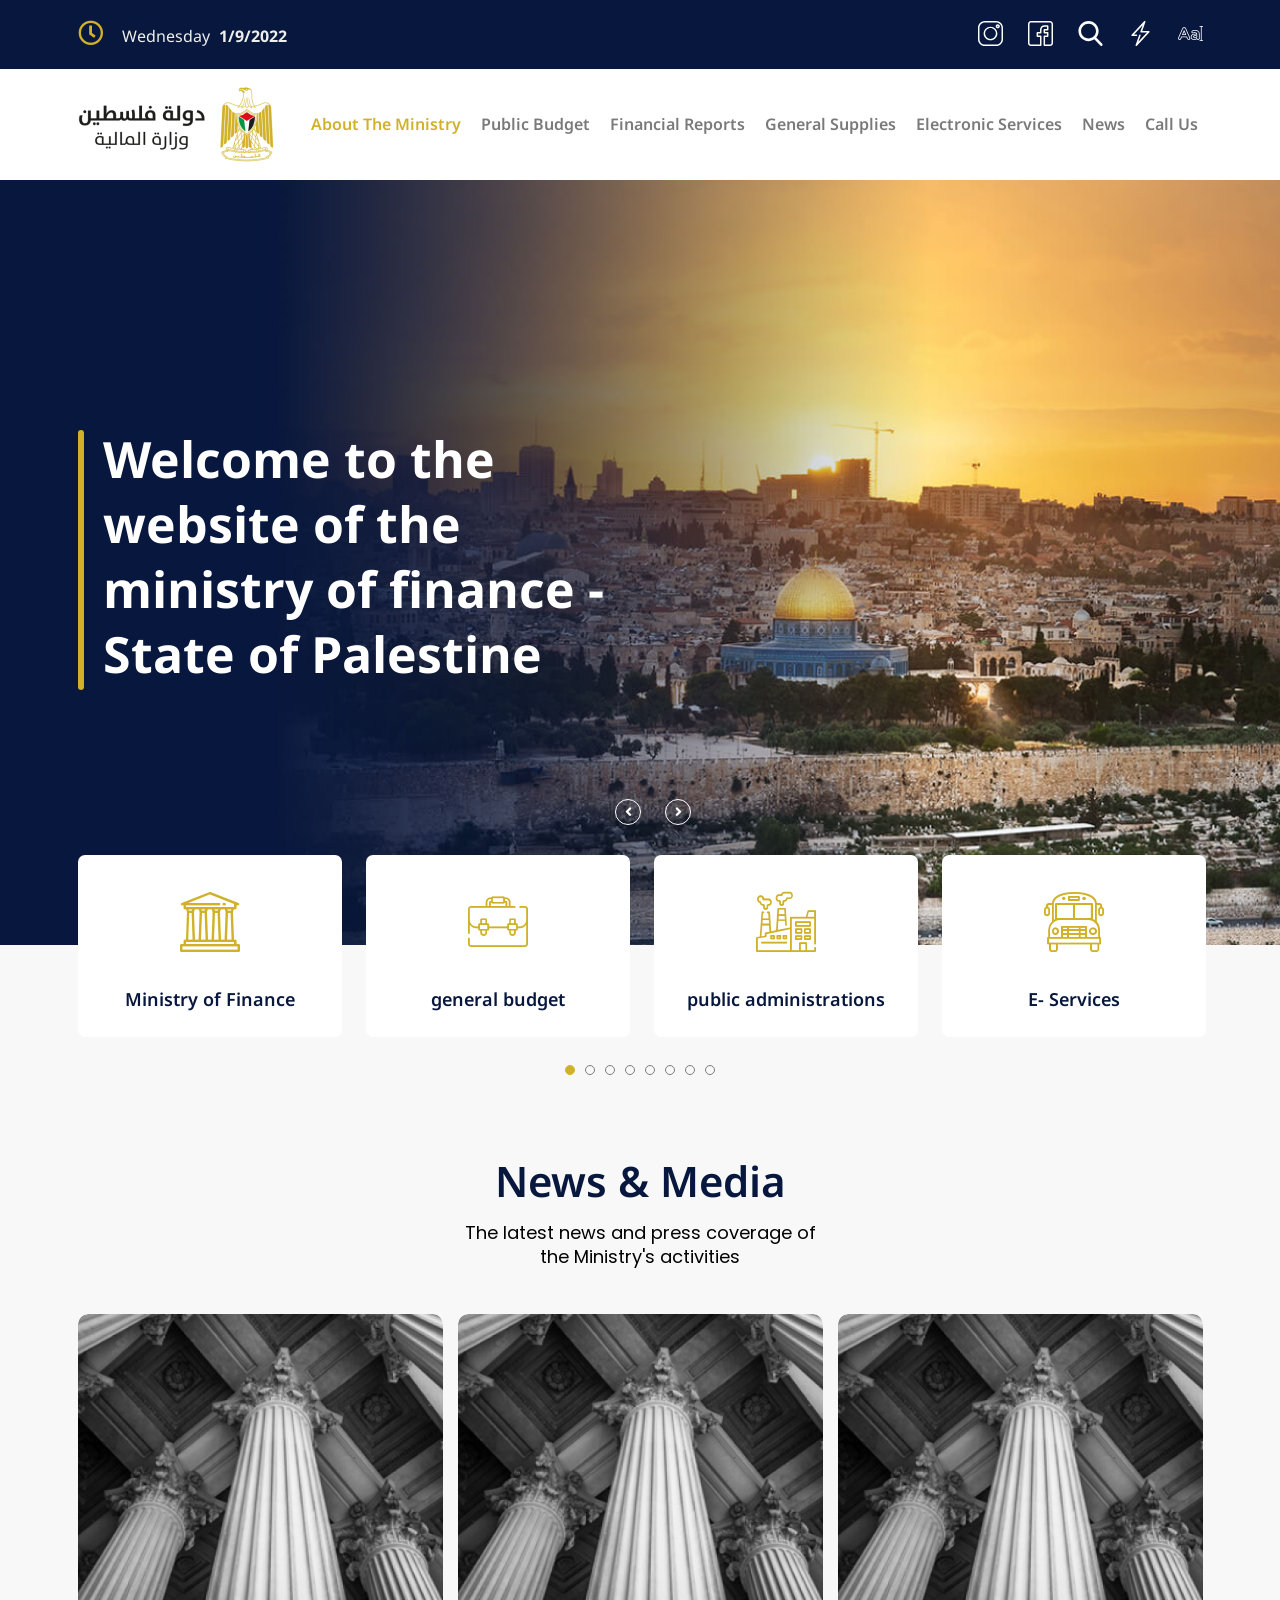
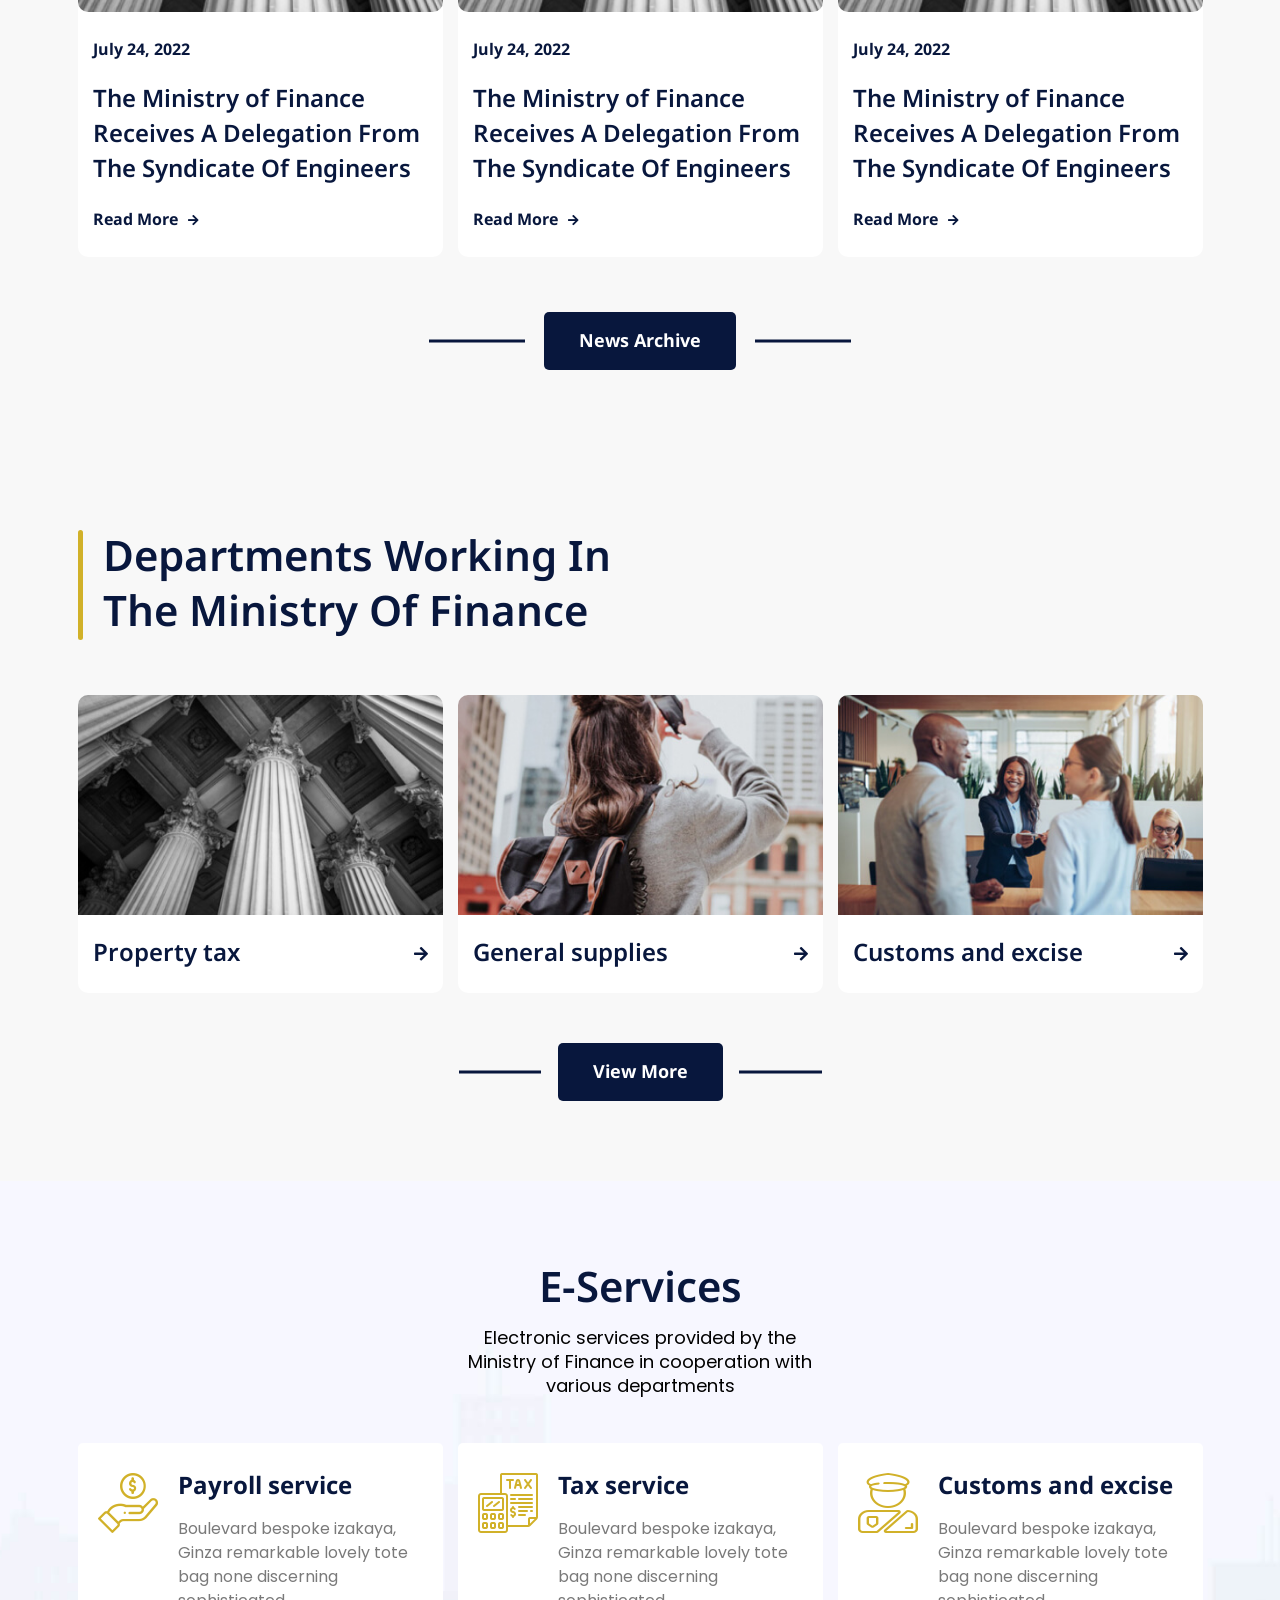
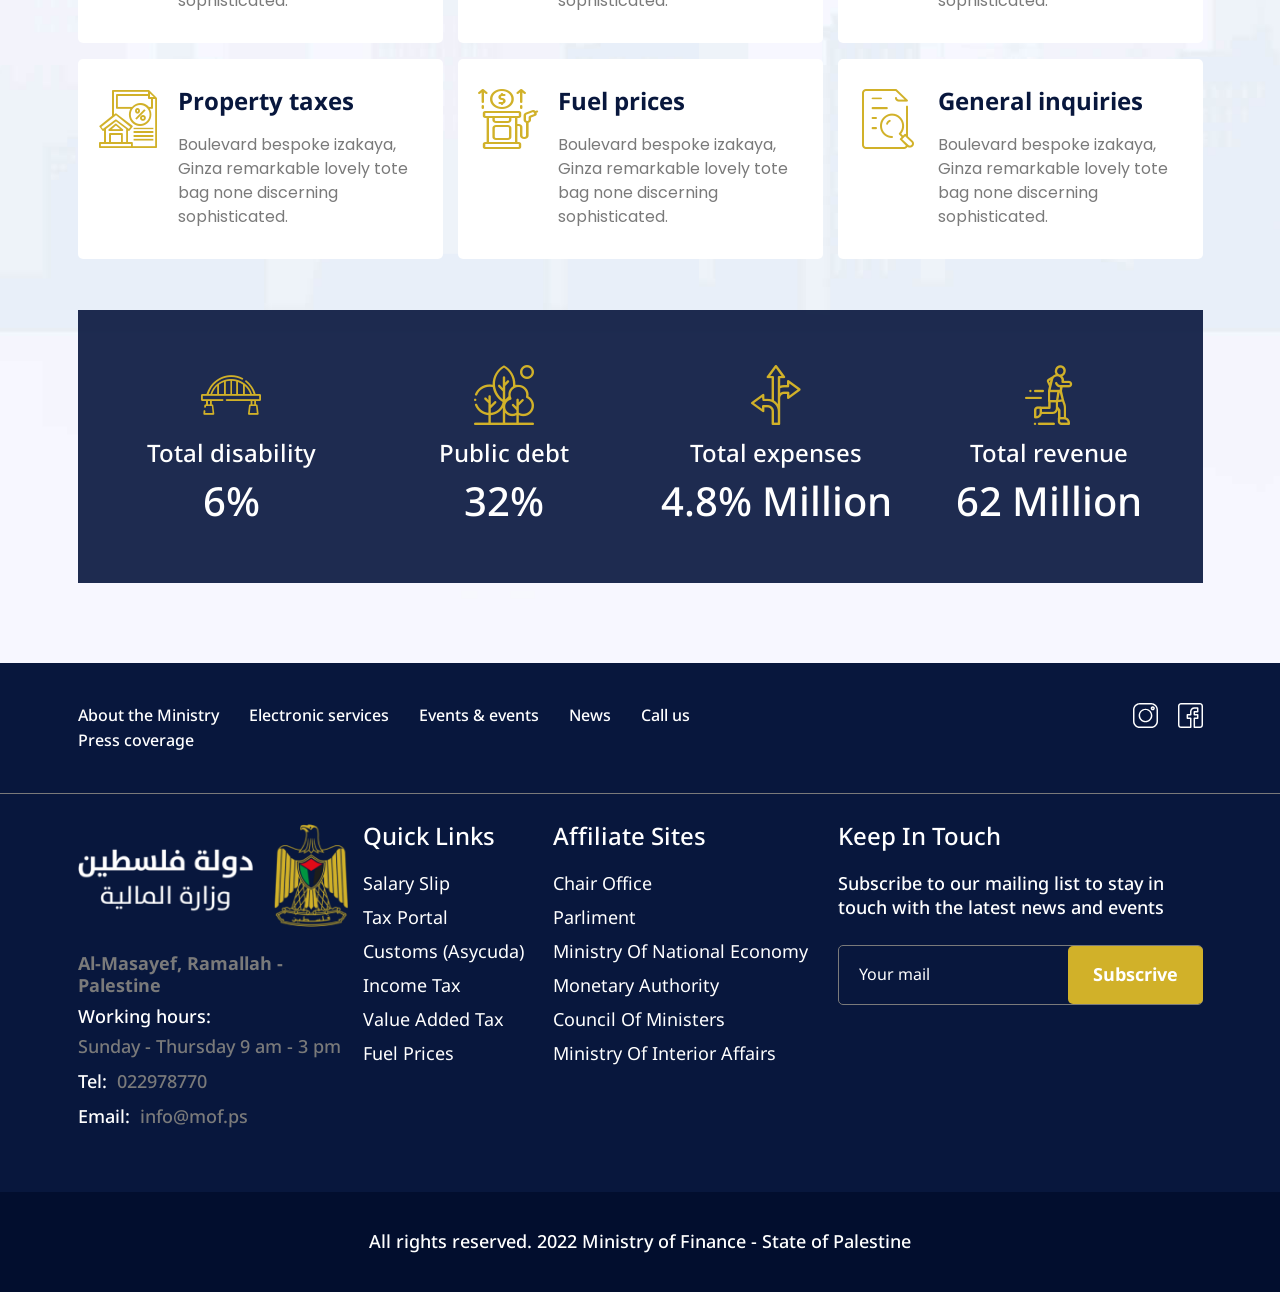
<file: index.html>
<!DOCTYPE html>
<html class="no-js" lang="en">
    <head>
        <meta charset="UTF-8" />
        <meta http-equiv="X-UA-Compatible" content="IE=edge" />
        <meta name="viewport" content="width=device-width, initial-scale=1" />
        <title>Mof Responsive  HTML5 Template</title>
        <meta name="description" content="Mof Responsive  HTML5 Template " />
        <meta name="keywords" content="business,corporate, creative, woocommerach, design, gallery, minimal, modern, landing page, cv, designer, freelancer, html, one page, personal, portfolio, programmer, responsive, nft, p2p, vcard, one page" />
        <meta name="author" content="Mof" />
        <!-- Place favicon.ico in the root directory -->
        <link rel="shortcut icon" href="favicon.png" type="image/x-icon" />
        <!-- fonts file -->
        <link href="https://fonts.googleapis.com/css2?family=Poppins:wght@300;400;500;600;700&display=swap" rel="stylesheet" />
        <link href="https://fonts.googleapis.com/css2?family=Noto+Sans+Arabic:wght@300;400;500;600;700;800&display=swap" rel="stylesheet" />
        <!-- flaticon file  -->
        <link rel="stylesheet" href="assets/css/flaticon.css" />
        <!-- css file  -->
        <link rel="stylesheet" href="assets/css/plugins.css" />
        <link rel="stylesheet" href="assets/css/bootstrap.min.css" />
        <link rel="stylesheet" href="assets/css/style.css" />
        <link rel="stylesheet" href="assets/css/responsive.css" />
        <script src="assets/js/modernizr-3.11.2.min.js"></script>
    </head>
    <body>
        <!-- header area start here  -->
        <header class="header-area">
            <div class="header-top">
                <div class="container">
                    <div class="row">
                        <div class="col-md-6">
                            <div class="header-top-left text-center text-lg-start">
                                <p class="today-date"><i class="icon far fa-clock"></i> Wednesday <span>1/9/2022</span></p>
                            </div>
                        </div>
                        <div class="col-md-6">
                            <div class="header-top-right text-center text-lg-end">
                                <ul class="social-media">
                                    <li><a href="#"><img src="assets/images/instagram.svg" alt="instagram" /></a></li>
                                    <li><a href="#"><img src="assets/images/facebook.svg" alt="facebook" /></a></li>
                                    <li><a href="#"><img src="assets/images/search.svg" alt="search" /></a></li>
                                    <li><a href="#"><img src="assets/images/power.svg" alt="power" /></a></li>
                                    <li><a href="#"><img src="assets/images/aal.svg" alt="aal" /></a></li>
                                </ul>
                            </div>
                        </div>
                    </div>
                </div>
            </div>
            <div class="header-bottom">
                <nav class="navbar navbar-expand-xl navbar-light">
                    <div class="container">
                      <a class="navbar-brand" href="index.html"><img src="assets/images/logo.png" alt="logo" /></a>
                      <button class="navbar-toggler" type="button" data-bs-toggle="collapse" data-bs-target="#navbarNav" aria-controls="navbarNav" aria-expanded="false" aria-label="Toggle navigation">
                        <i class="fas fa-bars"></i>
                      </button>
                      <div class="collapse navbar-collapse" id="navbarNav">
                        <ul class="navbar-nav ms-auto">
                          <li class="nav-item"><a class="nav-link active" href="about.html">About the Ministry</a></li>
                          <li class="nav-item"><a class="nav-link" href="public-budget.html">Public Budget</a></li>
                          <li class="nav-item"><a class="nav-link" href="financial-reports.html">Financial Reports</a></li>
                          <li class="nav-item"><a class="nav-link" href="general-supplies.html">General Supplies</a></li>
                          <li class="nav-item"><a class="nav-link" href="electronic-services">Electronic Services</a></li>
                          <li class="nav-item"><a class="nav-link" href="news.html">News</a></li>
                          <li class="nav-item"><a class="nav-link" href="contact.html">Call Us</a></li>
                        </ul>
                      </div>
                    </div>
                </nav>
            </div>
        </header>
        <!-- header area end here  -->
        <!-- hero area start here  -->
        <div class="hero-area">
            <div class="hero-slider">
                <div class="single-hero-slide" style="background-image: url('assets/images/hero-image.jpg');">
                    <div class="container">
                        <div class="row">
                            <div class="col-xl-6 col-lg-8">
                                <h1 class="banner-title">Welcome to the website of the ministry of finance - State of Palestine</h1>
                            </div>
                        </div>
                    </div>
                </div>
                <div class="single-hero-slide" style="background-image: url('assets/images/hero-image.jpg');">
                    <div class="container">
                        <div class="row">
                            <div class="col-xl-6 col-lg-8">
                                <h1 class="banner-title">Welcome to the website of the ministry of finance - State of Palestine</h1>
                            </div>
                        </div>
                    </div>
                </div>
            </div>
        </div>
        <!-- hero area end here  -->
        <!-- service area start here  -->
        <div class="service-area">
            <div class="container">
                <div class="service-slide">
                    <div class="single-service text-center">
                        <div class="service-iocn">
                            <i class="flaticon-parthenon"></i>
                        </div>
                        <h3 class="service-title"><a href="#">Ministry of Finance</a></h3>
                    </div>
                    <div class="single-service text-center">
                        <div class="service-iocn">
                            <i class="flaticon-briefcase"></i>
                        </div>
                        <h3 class="service-title"><a href="#">general budget</a></h3>
                    </div>
                    <div class="single-service text-center">
                        <div class="service-iocn">
                            <i class="flaticon-factory"></i>
                        </div>
                        <h3 class="service-title"><a href="#">public administrations</a></h3>
                    </div>
                    <div class="single-service text-center">
                        <div class="service-iocn">
                            <i class="flaticon-school-bus"></i>
                        </div>
                        <h3 class="service-title"><a href="#">E- Services</a></h3>
                    </div>
                    <div class="single-service text-center">
                        <div class="service-iocn">
                            <i class="flaticon-parthenon"></i>
                        </div>
                        <h3 class="service-title"><a href="#">Ministry of Finance</a></h3>
                    </div>
                    <div class="single-service text-center">
                        <div class="service-iocn">
                            <i class="flaticon-briefcase"></i>
                        </div>
                        <h3 class="service-title"><a href="#">general budget</a></h3>
                    </div>
                    <div class="single-service text-center">
                        <div class="service-iocn">
                            <i class="flaticon-factory"></i>
                        </div>
                        <h3 class="service-title"><a href="#">public administrations</a></h3>
                    </div>
                    <div class="single-service text-center">
                        <div class="service-iocn">
                            <i class="flaticon-school-bus"></i>
                        </div>
                        <h3 class="service-title"><a href="#">E- Services</a></h3>
                    </div>
                </div>
            </div>
        </div>
        <!-- service area end here  -->
        <!-- news-area start here  -->
        <div class="news-area section">
            <div class="container">
                <div class="section-header text-center mb-45">
                    <h2 class="title">News & Media</h2>
                    <p class="sub-title">The latest news and press coverage of the Ministry's activities</p>
                </div>
                <div class="row">
                    <div class="col-lg-4 col-md-6">
                        <div class="single-news">
                            <div class="news-thumbnail">
                                <a href="single-news.html">
                                    <img src="assets/images/news-image-1.jpg" alt="news-thumbnail" />
                                </a>
                            </div>
                            <div class="news-info">
                                <span class="date">July 24, 2022</span>
                                <h3 class="news-title"><a href="single-news.html">The Ministry of Finance Receives A Delegation From The Syndicate Of Engineers</a></h3>
                                <a href="single-news.html" class="readmore-btn">Read more <i class="fas fa-arrow-right"></i></a>
                            </div>
                        </div>
                    </div>
                    <div class="col-lg-4 col-md-6">
                        <div class="single-news">
                            <div class="news-thumbnail">
                                <a href="single-news.html">
                                    <img src="assets/images/news-image-1.jpg" alt="news-thumbnail" />
                                </a>
                            </div>
                            <div class="news-info">
                                <span class="date">July 24, 2022</span>
                                <h3 class="news-title"><a href="single-news.html">The Ministry of Finance Receives A Delegation From The Syndicate Of Engineers</a></h3>
                                <a href="single-news.html" class="readmore-btn">Read more <i class="fas fa-arrow-right"></i></a>
                            </div>
                        </div>
                    </div>
                    <div class="col-lg-4 col-md-6">
                        <div class="single-news">
                            <div class="news-thumbnail">
                                <a href="single-news.html">
                                    <img src="assets/images/news-image-1.jpg" alt="news-thumbnail" />
                                </a>
                            </div>
                            <div class="news-info">
                                <span class="date">July 24, 2022</span>
                                <h3 class="news-title"><a href="single-news.html">The Ministry of Finance Receives A Delegation From The Syndicate Of Engineers</a></h3>
                                <a href="single-news.html" class="readmore-btn">Read more <i class="fas fa-arrow-right"></i></a>
                            </div>
                        </div>
                    </div>
                </div>
                <div class="view-more-area text-center mt-25">
                    <a href="#" class="primary-btn">News Archive</a>
                </div>
            </div>
        </div>
        <!-- news-area end here  -->
        <!-- departments-working-area start here  -->
        <div class="departments-working-area section">
            <div class="container">
                <div class="section-header border-left mb-45">
                    <div class="row">
                        <div class="col-lg-6">
                            <h2 class="title">Departments working in the Ministry of Finance</h2>
                        </div>
                    </div>
                </div>
                <div class="row">
                    <div class="col-lg-4 col-md-6">
                        <div class="single-department">
                            <div class="department-thumbnail">
                                <img src="assets/images/departments-image-1.jpg" alt="department" />
                            </div>
                            <div class="department-info">
                                <h3 class="department-title"><a href="#">Property tax <i class="icon fas fa-arrow-right"></i></a></h3>
                            </div>
                        </div>
                    </div>
                    <div class="col-lg-4 col-md-6">
                        <div class="single-department">
                            <div class="department-thumbnail">
                                <img src="assets/images/departments-image-2.jpg" alt="department" />
                            </div>
                            <div class="department-info">
                                <h3 class="department-title"><a href="#">General supplies <i class="icon fas fa-arrow-right"></i></a></h3>
                            </div>
                        </div>
                    </div>
                    <div class="col-lg-4 col-md-6">
                        <div class="single-department">
                            <div class="department-thumbnail">
                                <img src="assets/images/departments-image-3.jpg" alt="department" />
                            </div>
                            <div class="department-info">
                                <h3 class="department-title"><a href="#">Customs and excise <i class="icon fas fa-arrow-right"></i></a></h3>
                            </div>
                        </div>
                    </div>
                </div>
                <div class="view-more-area text-center mt-20">
                    <a href="#" class="primary-btn">View more</a>
                </div>
            </div>
        </div>
        <!-- departments-working-area end here  -->
        <!-- e-services-area start here  -->
        <div class="e-services-area section">
            <div class="container">
                <div class="section-header text-center mb-45">
                    <h2 class="title">E-services</h2>
                    <p class="sub-title">Electronic services provided by the Ministry of Finance in cooperation with various departments</p>
                </div>
                <div class="row">
                    <div class="col-lg-4 col-md-6">
                        <div class="single-e-service">
                            <div class="service-icon">
                                <i class="flaticon-hand"></i>
                            </div>
                            <div class="service-info">
                                <h3>Payroll service</h3>
                                <p>Boulevard bespoke izakaya, Ginza remarkable lovely tote bag none discerning sophisticated.</p>
                            </div>
                        </div>
                    </div>
                    <div class="col-lg-4 col-md-6">
                        <div class="single-e-service">
                            <div class="service-icon">
                                <i class="flaticon-taxes"></i>
                            </div>
                            <div class="service-info">
                                <h3>Tax service</h3>
                                <p>Boulevard bespoke izakaya, Ginza remarkable lovely tote bag none discerning sophisticated.</p>
                            </div>
                        </div>
                    </div>
                    <div class="col-lg-4 col-md-6">
                        <div class="single-e-service">
                            <div class="service-icon">
                                <i class="flaticon-officer"></i>
                            </div>
                            <div class="service-info">
                                <h3>Customs and excise</h3>
                                <p>Boulevard bespoke izakaya, Ginza remarkable lovely tote bag none discerning sophisticated.</p>
                            </div>
                        </div>
                    </div>
                    <div class="col-lg-4 col-md-6">
                        <div class="single-e-service">
                            <div class="service-icon">
                                <i class="flaticon-property"></i>
                            </div>
                            <div class="service-info">
                                <h3>Property taxes</h3>
                                <p>Boulevard bespoke izakaya, Ginza remarkable lovely tote bag none discerning sophisticated.</p>
                            </div>
                        </div>
                    </div>
                    <div class="col-lg-4 col-md-6">
                        <div class="single-e-service">
                            <div class="service-icon">
                                <i class="flaticon-fuel-pump"></i>
                            </div>
                            <div class="service-info">
                                <h3>Fuel prices</h3>
                                <p>Boulevard bespoke izakaya, Ginza remarkable lovely tote bag none discerning sophisticated.</p>
                            </div>
                        </div>
                    </div>
                    <div class="col-lg-4 col-md-6">
                        <div class="single-e-service">
                            <div class="service-icon">
                                <i class="flaticon-document"></i>
                            </div>
                            <div class="service-info">
                                <h3>General inquiries</h3>
                                <p>Boulevard bespoke izakaya, Ginza remarkable lovely tote bag none discerning sophisticated.</p>
                            </div>
                        </div>
                    </div>
                </div>
                <div class="e-service-wrap mt-35">
                    <div class="row">
                        <div class="col-6 col-lg-3 col-md-6 col-sm-6">
                            <div class="single-box text-center">
                                <div class="icon">
                                    <i class="flaticon-bridge"></i>
                                </div>
                                <h4 class="single-box-title">Total disability</h4>
                                <h3 class="single-box-subtitle">6%</h3>
                            </div>
                        </div>
                        <div class="col-6 col-lg-3 col-md-6 col-sm-6">
                            <div class="single-box text-center">
                                <div class="icon">
                                    <i class="flaticon-nature"></i>
                                </div>
                                <h4 class="single-box-title">Public debt</h4>
                                <h3 class="single-box-subtitle">32%</h3>
                            </div>
                        </div>
                        <div class="col-6 col-lg-3 col-md-6 col-sm-6">
                            <div class="single-box text-center">
                                <div class="icon">
                                    <i class="flaticon-directions"></i>
                                </div>
                                <h4 class="single-box-title">Total expenses</h4>
                                <h3 class="single-box-subtitle">4.8% Million</h3>
                            </div>
                        </div>
                        <div class="col-6 col-lg-3 col-md-6 col-sm-6">
                            <div class="single-box text-center">
                                <div class="icon">
                                    <i class="flaticon-jogging"></i>
                                </div>
                                <h4 class="single-box-title">Total revenue</h4>
                                <h3 class="single-box-subtitle">62 Million</h3>
                            </div>
                        </div>
                    </div>
                </div>
            </div>
        </div>
        <!-- e-services-area end here  -->
        <!-- footer area start here  -->
        <footer class="footer-area">
            <div class="footer-top">
                <div class="container">
                    <div class="row">
                        <div class="col-lg-8">
                            <div class="footer-menu-area text-center text-lg-start">
                                <ul>
                                    <li><a href="#">About the Ministry</a></li>
                                    <li><a href="#">Electronic services</a></li>
                                    <li><a href="#">Events & events</a></li>
                                    <li><a href="#">News</a></li>
                                    <li><a href="#">Call us</a></li>
                                    <li><a href="#">Press coverage</a></li>
                                </ul>
                            </div>
                        </div>
                        <div class="col-lg-4">
                            <ul class="social-media text-center text-lg-end">
                                <li><a href="#"><img src="assets/images/instagram.svg" alt="instagram" /></a></li>
                                <li><a href="#"><img src="assets/images/facebook.svg" alt="facebook" /></a></li>
                            </ul>
                        </div>
                    </div>
                </div>
            </div>
            <div class="widget-area">
                <div class="container">
                    <div class="row">
                        <div class="col-xl-3 col-lg-6 col-md-6">
                            <div class="singl-widget about-widget">
                                <a class="brand-logo" href="index.html"><img src="assets/images/white-logo.png" alt="logo" /></a>
                                <h4 class="address">Al-Masayef, Ramallah - Palestine </h4> 
                                <ul class="about-info">
                                    <li><span> Working hours:</span> <br /> Sunday - Thursday 9 am - 3 pm</li>
                                    <li><span> Tel:</span> 022978770</li>
                                    <li><span> Email:</span> info@mof.ps</li>
                                </ul>
                            </div>
                        </div>
                        <div class="col-xl-2 col-lg-6 col-md-6">
                            <div class="singl-widget menu-widget">
                                <h3 class="widget-title">Quick links</h3>
                                <ul>
                                    <li><a href="#">Salary slip</a></li>
                                    <li><a href="#">Tax portal</a></li>
                                    <li><a href="#">Customs (Asycuda)</a></li>
                                    <li><a href="#">Income tax</a></li>
                                    <li><a href="#">value added tax</a></li>
                                    <li><a href="#">fuel prices</a></li>
                                </ul>
                            </div>
                        </div>
                        <div class="col-xl-3 col-lg-6 col-md-6">
                            <div class="singl-widget menu-widget">
                                <h3 class="widget-title">Affiliate sites</h3>
                                <ul>
                                    <li><a href="#">chair office</a></li>
                                    <li><a href="#">Parliment</a></li>
                                    <li><a href="#">Ministry of National Economy</a></li>
                                    <li><a href="#">Monetary Authority</a></li>
                                    <li><a href="#">Council of Ministers</a></li>
                                    <li><a href="#">Ministry of Interior Affairs</a></li>
                                </ul>
                            </div>
                        </div>
                        <div class="col-xl-4 col-lg-6 col-md-6">
                            <div class="singl-widget newsletter-widget">
                                <h3 class="widget-title">keep in touch</h3>
                                <p class="newsletter-text">Subscribe to our mailing list to stay in touch with the latest news and events</p>
                                <div class="form-group">
                                    <input type="email" class="form-control" id="newsletter" name="newsletter" placeholder="Your mail" />
                                    <button type="submit" class="secondary-btn">subscrive</button>
                                </div>
                            </div>
                        </div>
                    </div>
                </div>
            </div>
            <div class="footer-bottom">
                <p class="copyright-text">All rights reserved.  2022    Ministry of Finance - State of Palestine </p>
            </div>
        </footer>
        <!-- footer area end here  -->
        <!-- Js file  -->
        <script src="assets/js/jquery-3.6.0.min.js"></script>
        <script src="assets/js/bootstrap.bundle.min.js"></script>
        <script src="assets/js/plugins.js"></script>
        <script src="assets/js/main.js"></script>
    </body>
</html>
</file>
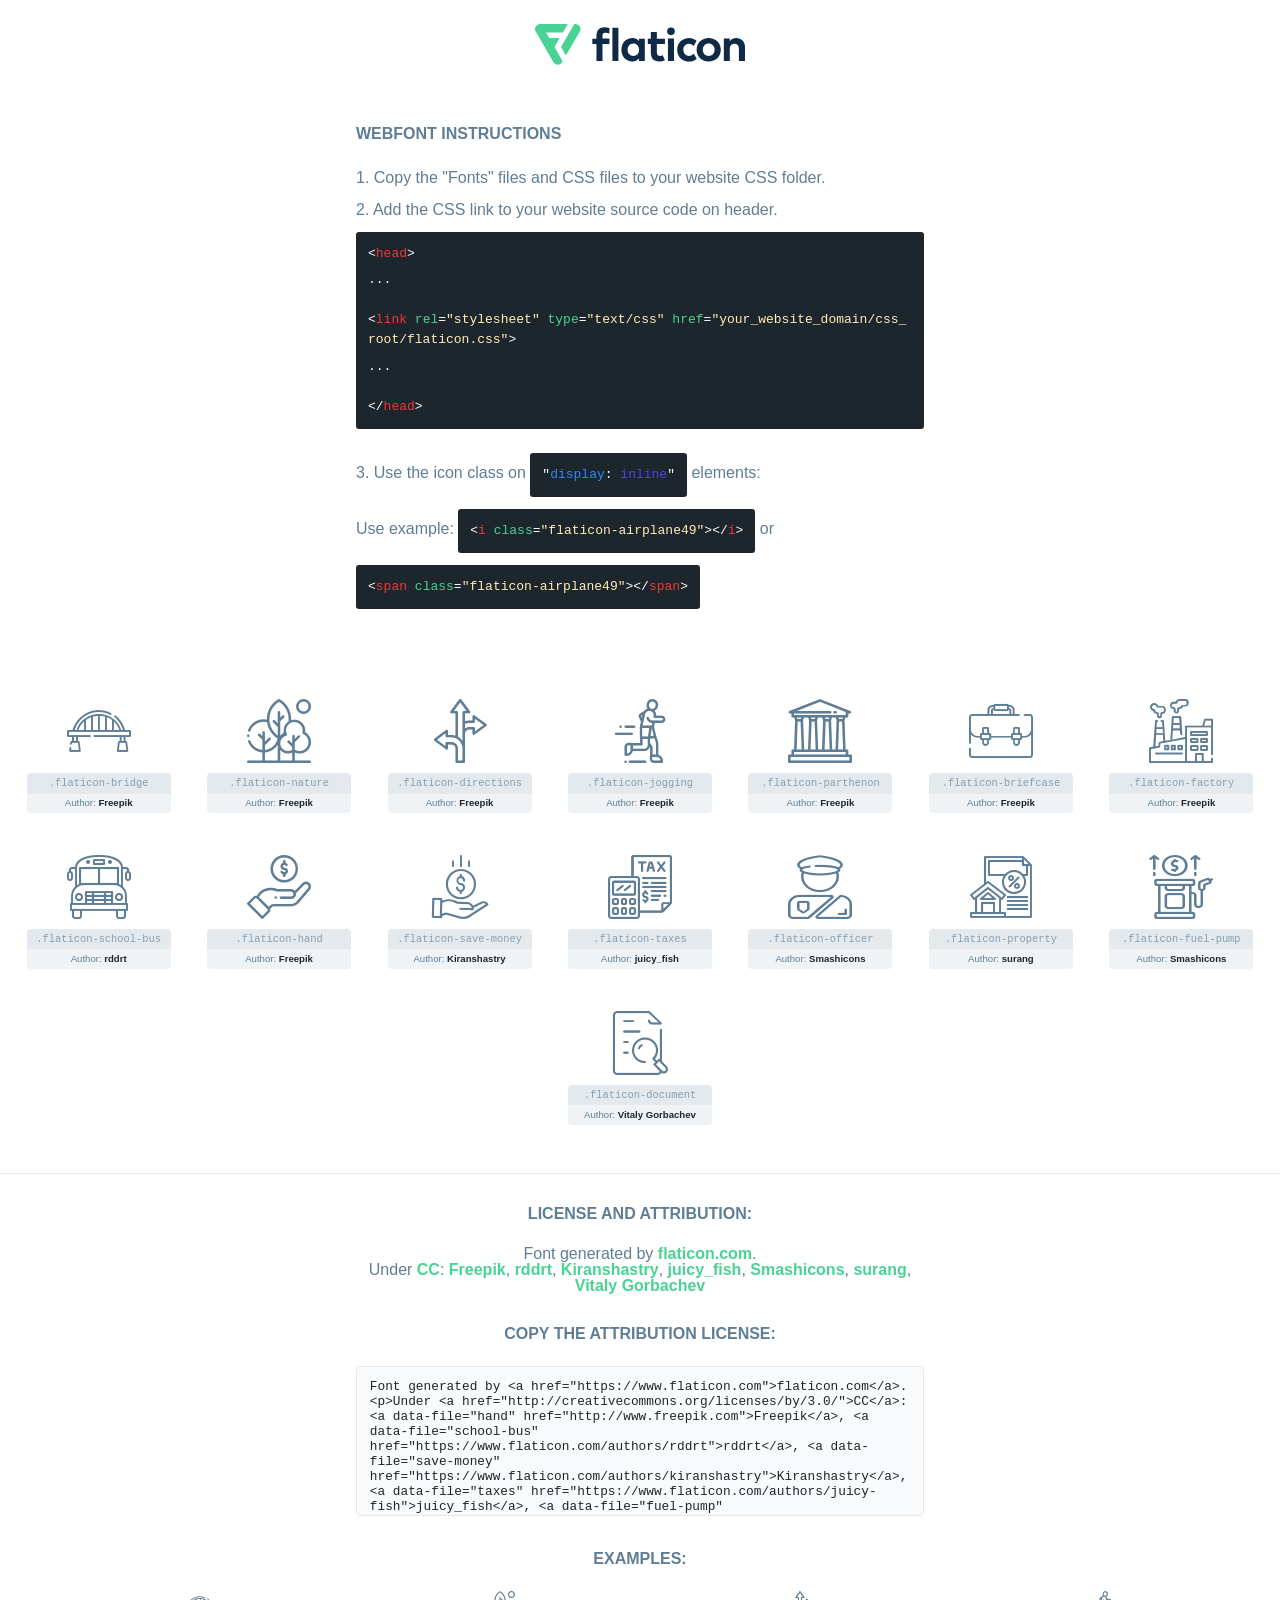
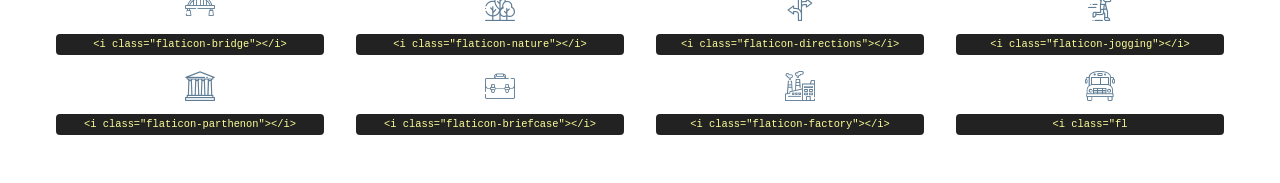
<file: assets/fonts/flaticon.html>
<!DOCTYPE html>
<html lang="en">
<head>
    <title>Flaticon Webfont</title>
    <link rel="stylesheet" type="text/css" href="flaticon.css"/>
    <meta charset="UTF-8">
    <style>
        html, body, div, span, applet, object, iframe,
        h1, h2, h3, h4, h5, h6, p, blockquote, pre,
        a, abbr, acronym, address, big, cite, code,
        del, dfn, em, img, ins, kbd, q, s, samp,
        small, strike, strong, sub, sup, tt, var,
        b, u, i, center,
        dl, dt, dd, ol, ul, li,
        fieldset, form, label, legend,
        table, caption, tbody, tfoot, thead, tr, th, td,
        article, aside, canvas, details, embed,
        figure, figcaption, footer, header, hgroup,
        menu, nav, output, ruby, section, summary,
        time, mark, audio, video {
            margin: 0;
            padding: 0;
            border: 0;
            font-size: 100%;
            font: inherit;
            vertical-align: baseline;
        }

        /* HTML5 display-role reset for older browsers */
        article, aside, details, figcaption, figure,
        footer, header, hgroup, menu, nav, section {
            display: block;
        }

        body {
            line-height: 1;
        }

        ol, ul {
            list-style: none;
        }

        blockquote, q {
            quotes: none;
        }

        blockquote:before, blockquote:after,
        q:before, q:after {
            content: '';
            content: none;
        }

        table {
            border-collapse: collapse;
            border-spacing: 0;
        }

        body {
            font-family: Helvetica, Arial, sans-serif;
            font-size: 16px;
            color: #5f7d95;
        }

        a {
            color: #4AD295;
            font-weight: bold;
            text-decoration: none;
        }

        * {
            -moz-box-sizing: border-box;
            -webkit-box-sizing: border-box;
            box-sizing: border-box;
            margin: 0;
            padding: 0;
        }

        [class^="flaticon-"]:before, [class*=" flaticon-"]:before, [class^="flaticon-"]:after, [class*=" flaticon-"]:after {
            font-family: Flaticon;
            font-size: 30px;
            font-style: normal;
            margin-left: 20px;
            color: #333;
        }

        .wrapper {
            max-width: 600px;
            margin: auto;
            padding: 0 1em;
        }

        .title {
            margin-bottom: 24px;
            text-transform: uppercase;
            font-weight: bold;
        }

        header {
            text-align: center;
            padding: 24px;
        }

        header .logo {
            width: 210px;
            height: auto;
            border: none;
            display: inline-block;
        }

        header strong {
            font-size: 28px;
            font-weight: 500;
            vertical-align: middle;
        }

        .demo {
            margin: 2em auto;
            line-height: 1.25em;
        }

        .demo ul li {
            margin-bottom: 12px;
        }

        .demo ul li code {
            background-color: #1D262D;
            border-radius: 3px;
            padding: 12px;
            display: inline-block;
            color: #fff;
            font-family: Consolas, Monaco, Lucida Console, Liberation Mono, DejaVu Sans Mono, Bitstream Vera Sans Mono, Courier New, monospace;
            font-weight: lighter;
            margin-top: 12px;
            font-size: 13px;
            word-break: break-all;
        }

        .demo ul li code .red {
            color: #EC3A3B;
        }

        .demo ul li code .green {
            color: #4AD295;
        }

        .demo ul li code .yellow {
            color: #FFEEB6;
        }

        .demo ul li code .blue {
            color: #2C8CF4;
        }

        .demo ul li code .purple {
            color: #4949E7;
        }

        .demo ul li code .dots {
            margin-top: 0.5em;
            display: block;
        }

        #glyphs {
            border-bottom: 1px solid #E3E9ED;
            padding: 2em 0;
            text-align: center;
        }

        .glyph {
            display: inline-block;
            width: 9em;
            margin: 1em;
            text-align: center;
            vertical-align: top;
            background: #FFF;
        }

        .glyph .flaticon {
            padding: 10px;
            display: block;
            font-family: "Flaticon";
            font-size: 64px;
            line-height: 1;
        }

        .glyph .flaticon:before {
            font-size: 64px;
            color: #5f7d95;
            margin-left: 0;
        }

        .class-name {
            font-size: 0.65em;
            background-color: #E3E9ED;
            color: #869FB2;
            border-radius: 4px 4px 0 0;
            padding: 0.5em;
            font-family: Consolas, Monaco, Lucida Console, Liberation Mono, DejaVu Sans Mono, Bitstream Vera Sans Mono, Courier New, monospace;
        }

        .author-name {
            font-size: 0.6em;
            background-color: #EFF3F6;
            border-top: 0;
            border-radius: 0 0 4px 4px;
            padding: 0.5em;
        }

        .author-name a {
            color: #1D262D;
        }

        .class-name:last-child {
            font-size: 10px;
            color: #888;
        }

        .class-name:last-child a {
            font-size: 10px;
            color: #555;
        }

        .glyph > input {
            display: block;
            width: 100px;
            margin: 5px auto;
            text-align: center;
            font-size: 12px;
            cursor: text;
        }

        .glyph > input.icon-input {
            font-family: "Flaticon";
            font-size: 16px;
            margin-bottom: 10px;
        }

        .attribution .title {
            margin-top: 2em;
        }

        .attribution textarea {
            background-color: #F8FAFB;
            color: #1D262D;
            padding: 1em;
            border: none;
            box-shadow: none;
            border: 1px solid #E3E9ED;
            border-radius: 4px;
            resize: none;
            width: 100%;
            height: 150px;
            font-size: 0.8em;
            font-family: Consolas, Monaco, Lucida Console, Liberation Mono, DejaVu Sans Mono, Bitstream Vera Sans Mono, Courier New, monospace;
            -webkit-appearance: none;
        }

        .attribution textarea:hover {
            border-color: #CFD9E0;
        }

        .attribution textarea:focus {
            border-color: #4AD295;
        }

        .iconsuse {
            margin: 2em auto;
            text-align: center;
            max-width: 1200px;
        }

        .iconsuse:after {
            content: '';
            display: table;
            clear: both;
        }

        .iconsuse .image {
            float: left;
            width: 25%;
            padding: 0 1em;
        }

        .iconsuse .image p {
            margin-bottom: 1em;
        }

        .iconsuse .image span {
            display: block;
            font-size: 0.65em;
            background-color: #222;
            color: #fff;
            border-radius: 4px;
            padding: 0.5em;
            color: #FFFF99;
            margin-top: 1em;
            font-family: Consolas, Monaco, Lucida Console, Liberation Mono, DejaVu Sans Mono, Bitstream Vera Sans Mono, Courier New, monospace;
        }

        .flaticon:before {
            color: #5f7d95;
        }

        #footer {
            text-align: center;
            background-color: #1D262D;
            color: #869FB2;
            padding: 12px;
            font-size: 14px;
        }

        #footer a {
            font-weight: normal;
        }

        @media (max-width: 960px) {
            .iconsuse .image {
                width: 50%;
            }
        }

        .preview {
            width: 100px;
            display: inline-block;
            margin: 10px;
        }

        .preview .inner {
            display: inline-block;
            width: 100%;
            text-align: center;
            background: #f5f5f5;
            -webkit-border-radius: 3px 3px 0 0;
            -moz-border-radius: 3px 3px 0 0;
            border-radius: 3px 3px 0 0;
        }

        .preview .inner  {
            line-height: 85px;
            font-size: 40px;
            color: #333;
        }

        .label {
            display: inline-block;
            width: 100%;
            box-sizing: border-box;
            padding: 5px;
            font-size: 10px;
            font-family: Monaco, monospace;
            color: #666;
            white-space: nowrap;
            overflow: hidden;
            text-overflow: ellipsis;
            background: #ddd;
            -webkit-border-radius: 0 0 3px 3px;
            -moz-border-radius: 0 0 3px 3px;
            border-radius: 0 0 3px 3px;
            color: #666;
        }
    </style>
</head>
<body>
    <header>
        <a href="https://www.flaticon.com/" target="_blank" class="logo">
            <svg xmlns="http://www.w3.org/2000/svg" viewBox="0 0 394.3 76.5">
                <path d="M156.6,69.4H145.3V7.1h11.3Z" style="fill:#0e2a47"/>
                <path d="M206.2,69.4h-11V64.8a15.4,15.4,0,0,1-12.6,5.7c-11.6,0-20.3-9.5-20.3-22.1s8.8-22.1,20.3-22.1a15.4,15.4,0,0,1,12.6,5.8V27.5h11Zm-32.4-21c0,6.4,4.2,11.6,10.8,11.6s10.8-4.9,10.8-11.6-4.4-11.6-10.8-11.6S173.9,42,173.9,48.4Z"
                      style="fill:#0e2a47"/>
                <path d="M262.5,13.7a7.2,7.2,0,0,1-14.4,0,7.2,7.2,0,1,1,14.4,0ZM261,69.4H249.6v-42H261Z"
                      style="fill:#0e2a47"/>
                <path id="_Trazado_" data-name="&lt;Trazado&gt;"
                      d="M139.6,17.8a16.6,16.6,0,0,0-8-1.4c-3.2.4-4.9,2-4.9,5.9v5.1h13V37.5h-13v32H115.4v-32h-7.8v-10h7.8V22.2c0-9.9,5.2-16.3,15-16.3a23.4,23.4,0,0,1,9.3,1.8Z"
                      style="fill:#0e2a47"/>
                <path d="M235.1,60c-3.5,0-6.3-1.9-6.3-7.1V37.5H244v-10H228.8V15H217.5V27.5h-5.7v10h5.7V53.7c0,10.9,5.3,16.8,15.7,16.8A22.9,22.9,0,0,0,244,68l-4.3-9.1A12.3,12.3,0,0,1,235.1,60Z"
                      style="fill:#0e2a47"/>
                <path d="M348.9,48.4c0,12.6-9.7,22.1-22.7,22.1s-22.7-9.4-22.7-22.1,9.6-22.1,22.7-22.1S348.9,35.8,348.9,48.4Zm-33.9,0c0,6.8,4.8,11.6,11.1,11.6s11.2-4.8,11.2-11.6-4.8-11.6-11.2-11.6S315.1,41.6,315.1,48.4Z"
                      style="fill:#0e2a47"/>
                <path d="M394.3,42.7V69.4H382.9V46.3c0-6.1-3-9.4-8.2-9.4s-8.9,3.2-8.9,9.5v23H354.6v-42h11v4.9c3-4.5,7.6-6.1,12.3-6.1C387.5,26.3,394.3,33,394.3,42.7Z"
                      style="fill:#0e2a47"/>
                <path d="M298,55.7h0a12.4,12.4,0,0,1-8.2,4.2h-.9l-1.8-.2a10,10,0,0,1-7.4-5.6,13.2,13.2,0,0,1-1.2-5.8,13,13,0,0,1,1.3-5.9,10.1,10.1,0,0,1,7.5-5.5h2.4a11.7,11.7,0,0,1,8.3,4.2l5.5-9.6a19.9,19.9,0,0,0-8.1-4.3,23.4,23.4,0,0,0-6.1-.8,25.2,25.2,0,0,0-7.5,1.1,20.9,20.9,0,0,0-8,4.6,21.9,21.9,0,0,0-6.8,16.4,21.9,21.9,0,0,0,6.7,16.3,20.9,20.9,0,0,0,8,4.6,25.2,25.2,0,0,0,7.7,1.2,23.6,23.6,0,0,0,6.2-.8,20,20,0,0,0,8.1-4.4Z"
                      style="fill:#0e2a47"/>
                <path d="M46.3,26.5H26.9L20.8,16H52.4L61.6,0H9.4A9.3,9.3,0,0,0,1.3,4.7a9.3,9.3,0,0,0,0,9.4L34.6,71.8a9.4,9.4,0,0,0,16.2,0l1.1-1.9L36.6,43.3Z"
                      style="fill:#4ad295"/>
                <path d="M84.2,4.7A9.3,9.3,0,0,0,76.1,0H73.8l-25,43.3,9.2,16L84.2,14A9.3,9.3,0,0,0,84.2,4.7Z"
                      style="fill:#4ad295"/>
            </svg>
        </a>
    </header>
    <section class="demo wrapper">

        <p class="title">Webfont Instructions</p>

        <ul>
            <li>
                <span class="num">1. </span>Copy the "Fonts" files and CSS files to your website CSS folder.
            </li>
            <li>
                <span class="num">2. </span>Add the CSS link to your website source code on header.
                <code class="big">
                    &lt;<span class="red">head</span>&gt;
                    <br/><span class="dots">...</span>
                    <br/>&lt;<span class="red">link</span> <span class="green">rel</span>=<span
                        class="yellow">"stylesheet"</span> <span class="green">type</span>=<span
                        class="yellow">"text/css"</span> <span class="green">href</span>=<span class="yellow">"your_website_domain/css_root/flaticon.css"</span>&gt;
                    <br/><span class="dots">...</span>
                    <br/>&lt;/<span class="red">head</span>&gt;
                </code>
            </li>

            <li>
                <p>
                    <span class="num">3. </span>Use the icon class on <code>"<span class="blue">display</span>:<span
                        class="purple"> inline</span>"</code> elements:
                    <br/>
                    Use example: <code>&lt;<span class="red">i</span> <span class="green">class</span>=<span class="yellow">&quot;flaticon-airplane49&quot;</span>&gt;&lt;/<span
                        class="red">i</span>&gt;</code> or <code>&lt;<span class="red">span</span> <span
                        class="green">class</span>=<span class="yellow">&quot;flaticon-airplane49&quot;</span>&gt;&lt;/<span
                        class="red">span</span>&gt;</code>
            </li>
        </ul>

    </section>
    <section id="glyphs">
            <div class="glyph">
                <i class="flaticon flaticon-bridge"></i>
                <div class="class-name">.flaticon-bridge</div>
                <div class="author-name">Author: <a data-file="bridge" href="http://www.freepik.com">Freepik</a> </div>
            </div>

            <div class="glyph">
                <i class="flaticon flaticon-nature"></i>
                <div class="class-name">.flaticon-nature</div>
                <div class="author-name">Author: <a data-file="nature" href="http://www.freepik.com">Freepik</a> </div>
            </div>

            <div class="glyph">
                <i class="flaticon flaticon-directions"></i>
                <div class="class-name">.flaticon-directions</div>
                <div class="author-name">Author: <a data-file="directions" href="http://www.freepik.com">Freepik</a> </div>
            </div>

            <div class="glyph">
                <i class="flaticon flaticon-jogging"></i>
                <div class="class-name">.flaticon-jogging</div>
                <div class="author-name">Author: <a data-file="jogging" href="http://www.freepik.com">Freepik</a> </div>
            </div>

            <div class="glyph">
                <i class="flaticon flaticon-parthenon"></i>
                <div class="class-name">.flaticon-parthenon</div>
                <div class="author-name">Author: <a data-file="parthenon" href="http://www.freepik.com">Freepik</a> </div>
            </div>

            <div class="glyph">
                <i class="flaticon flaticon-briefcase"></i>
                <div class="class-name">.flaticon-briefcase</div>
                <div class="author-name">Author: <a data-file="briefcase" href="http://www.freepik.com">Freepik</a> </div>
            </div>

            <div class="glyph">
                <i class="flaticon flaticon-factory"></i>
                <div class="class-name">.flaticon-factory</div>
                <div class="author-name">Author: <a data-file="factory" href="http://www.freepik.com">Freepik</a> </div>
            </div>

            <div class="glyph">
                <i class="flaticon flaticon-school-bus"></i>
                <div class="class-name">.flaticon-school-bus</div>
                <div class="author-name">Author: <a data-file="school-bus" href="https://www.flaticon.com/authors/rddrt">rddrt</a> </div>
            </div>

            <div class="glyph">
                <i class="flaticon flaticon-hand"></i>
                <div class="class-name">.flaticon-hand</div>
                <div class="author-name">Author: <a data-file="hand" href="http://www.freepik.com">Freepik</a> </div>
            </div>

            <div class="glyph">
                <i class="flaticon flaticon-save-money"></i>
                <div class="class-name">.flaticon-save-money</div>
                <div class="author-name">Author: <a data-file="save-money" href="https://www.flaticon.com/authors/kiranshastry">Kiranshastry</a> </div>
            </div>

            <div class="glyph">
                <i class="flaticon flaticon-taxes"></i>
                <div class="class-name">.flaticon-taxes</div>
                <div class="author-name">Author: <a data-file="taxes" href="https://www.flaticon.com/authors/juicy-fish">juicy_fish</a> </div>
            </div>

            <div class="glyph">
                <i class="flaticon flaticon-officer"></i>
                <div class="class-name">.flaticon-officer</div>
                <div class="author-name">Author: <a data-file="officer" href="https://www.flaticon.com/authors/smashicons">Smashicons</a> </div>
            </div>

            <div class="glyph">
                <i class="flaticon flaticon-property"></i>
                <div class="class-name">.flaticon-property</div>
                <div class="author-name">Author: <a data-file="property" href="https://www.flaticon.com/authors/surang">surang</a> </div>
            </div>

            <div class="glyph">
                <i class="flaticon flaticon-fuel-pump"></i>
                <div class="class-name">.flaticon-fuel-pump</div>
                <div class="author-name">Author: <a data-file="fuel-pump" href="https://www.flaticon.com/authors/smashicons">Smashicons</a> </div>
            </div>

            <div class="glyph">
                <i class="flaticon flaticon-document"></i>
                <div class="class-name">.flaticon-document</div>
                <div class="author-name">Author: <a data-file="document" href="https://www.flaticon.com/authors/vitaly-gorbachev">Vitaly Gorbachev</a> </div>
            </div>

    </section>

    <section class="attribution wrapper"   style="text-align:center;">

        <div class="title">License and attribution:</div><div class="attrDiv">Font generated by <a href="https://www.flaticon.com">flaticon.com</a>. <div><p>Under <a href="http://creativecommons.org/licenses/by/3.0/">CC</a>: <a data-file="hand" href="http://www.freepik.com">Freepik</a>, <a data-file="school-bus" href="https://www.flaticon.com/authors/rddrt">rddrt</a>, <a data-file="save-money" href="https://www.flaticon.com/authors/kiranshastry">Kiranshastry</a>, <a data-file="taxes" href="https://www.flaticon.com/authors/juicy-fish">juicy_fish</a>, <a data-file="fuel-pump" href="https://www.flaticon.com/authors/smashicons">Smashicons</a>, <a data-file="property" href="https://www.flaticon.com/authors/surang">surang</a>, <a data-file="document" href="https://www.flaticon.com/authors/vitaly-gorbachev">Vitaly Gorbachev</a></p>  </div>
        </div>
        <div class="title">Copy the Attribution License:</div>

        <textarea onclick="this.focus();this.select();">Font generated by &lt;a href=&quot;https://www.flaticon.com&quot;&gt;flaticon.com&lt;/a&gt;. <p>Under <a href="http://creativecommons.org/licenses/by/3.0/">CC</a>: <a data-file="hand" href="http://www.freepik.com">Freepik</a>, <a data-file="school-bus" href="https://www.flaticon.com/authors/rddrt">rddrt</a>, <a data-file="save-money" href="https://www.flaticon.com/authors/kiranshastry">Kiranshastry</a>, <a data-file="taxes" href="https://www.flaticon.com/authors/juicy-fish">juicy_fish</a>, <a data-file="fuel-pump" href="https://www.flaticon.com/authors/smashicons">Smashicons</a>, <a data-file="property" href="https://www.flaticon.com/authors/surang">surang</a>, <a data-file="document" href="https://www.flaticon.com/authors/vitaly-gorbachev">Vitaly Gorbachev</a></p> 
        </textarea>

    </section>

    <section class="iconsuse">

        <div class="title">Examples:</div>
            <div class="image">
                <p>
                    <i class="flaticon flaticon-bridge"></i>
                    <span>&lt;i class=&quot;flaticon-bridge&quot;&gt;&lt;/i&gt;</span>
                </p>
            </div>
            <div class="image">
                <p>
                    <i class="flaticon flaticon-nature"></i>
                    <span>&lt;i class=&quot;flaticon-nature&quot;&gt;&lt;/i&gt;</span>
                </p>
            </div>
            <div class="image">
                <p>
                    <i class="flaticon flaticon-directions"></i>
                    <span>&lt;i class=&quot;flaticon-directions&quot;&gt;&lt;/i&gt;</span>
                </p>
            </div>
            <div class="image">
                <p>
                    <i class="flaticon flaticon-jogging"></i>
                    <span>&lt;i class=&quot;flaticon-jogging&quot;&gt;&lt;/i&gt;</span>
                </p>
            </div>
            <div class="image">
                <p>
                    <i class="flaticon flaticon-parthenon"></i>
                    <span>&lt;i class=&quot;flaticon-parthenon&quot;&gt;&lt;/i&gt;</span>
                </p>
            </div>
            <div class="image">
                <p>
                    <i class="flaticon flaticon-briefcase"></i>
                    <span>&lt;i class=&quot;flaticon-briefcase&quot;&gt;&lt;/i&gt;</span>
                </p>
            </div>
            <div class="image">
                <p>
                    <i class="flaticon flaticon-factory"></i>
                    <span>&lt;i class=&quot;flaticon-factory&quot;&gt;&lt;/i&gt;</span>
                </p>
            </div>
            <div class="image">
                <p>
                    <i class="flaticon flaticon-school-bus"></i>
                    <span>&lt;i class=&quot;fl
</file>
<file: assets/css/flaticon.css>
@font-face {
    font-family: "flaticon";
    src: url("../fonts/flaticon.ttf?5cb860a7b30759adba0f2e4cf0eda64d") format("truetype"),
url("../fonts/flaticon.woff?5cb860a7b30759adba0f2e4cf0eda64d") format("woff"),
url("../fonts/flaticon.woff2?5cb860a7b30759adba0f2e4cf0eda64d") format("woff2"),
url("../fonts/flaticon.eot?5cb860a7b30759adba0f2e4cf0eda64d#iefix") format("embedded-opentype"),
url("../fonts/flaticon.svg?5cb860a7b30759adba0f2e4cf0eda64d#flaticon") format("svg");
}

i[class^="flaticon-"]:before, i[class*=" flaticon-"]:before {
    font-family: flaticon !important;
    font-style: normal;
    font-weight: normal !important;
    font-variant: normal;
    text-transform: none;
    line-height: 1;
    -webkit-font-smoothing: antialiased;
    -moz-osx-font-smoothing: grayscale;
}

.flaticon-bridge:before {
    content: "\f101";
}
.flaticon-nature:before {
    content: "\f102";
}
.flaticon-directions:before {
    content: "\f103";
}
.flaticon-jogging:before {
    content: "\f104";
}
.flaticon-parthenon:before {
    content: "\f105";
}
.flaticon-briefcase:before {
    content: "\f106";
}
.flaticon-factory:before {
    content: "\f107";
}
.flaticon-school-bus:before {
    content: "\f108";
}
.flaticon-hand:before {
    content: "\f109";
}
.flaticon-save-money:before {
    content: "\f10a";
}
.flaticon-taxes:before {
    content: "\f10b";
}
.flaticon-officer:before {
    content: "\f10c";
}
.flaticon-property:before {
    content: "\f10d";
}
.flaticon-fuel-pump:before {
    content: "\f10e";
}
.flaticon-document:before {
    content: "\f10f";
}
</file>
<file: assets/css/style.css>
/*
------------- Table of content ----------------

Template Name: Mof Responsive HTML5 Template
Template URI: http://mof.com
Description: Mof Responsive HTML5 Template
Author: Gobinda Sarkar
Author URI: http://mof.com
Version: 1.0

---------------------- common content ----------
1.body reset content
#.header-area
#.footer-area
#.hero-area
#.service-area
#.section-header
#.news-area
#.departments-working-area
#.e-services-area

*/
/*-------------------------
#.e-services-area
--------------------------*/
:root {
  font-size: 62.5%;
  --primary-color: #D1B129;
  --hover-color: #F4CA14;
  --bColor: #7A7A7A;
  --color-one: #08173D;
  --white: #ffffff;
  --black: #000000;
}

html,
body {
  height: 100%;
  font-family: "Poppins", sans-serif;
  font-size: 1.8rem;
  font-weight: 400;
  line-height: 2.4rem;
  color: var(--bColor);
  -webkit-font-smoothing: antialiased;
  -moz-osx-font-smoothing: grayscale;
  background-color: #F8F8F8;
}

h1,
h2,
h3,
h4,
h5,
h6 {
  font-family: "Noto Sans Arabic", sans-serif;
  font-weight: 700;
}

iframe {
  border: none;
}

a,
b,
div,
ul,
li {
  -webkit-tap-highlight-color: rgba(0, 0, 0, 0);
  -webkit-tap-highlight-color: transparent;
  -moz-outline-: none;
}

input,
input:hover,
input:focus,
input:active,
textarea,
textarea:hover,
textarea:focus,
textarea:active,
select:focus,
select:hover {
  -moz-outline: none;
  outline: none;
  -webkit-box-shadow: none;
          box-shadow: none;
}

img:not([draggable]),
embed,
object,
video {
  max-width: 100%;
  height: auto;
}

a {
  text-decoration: none;
  outline: 0;
}

a:active,
a:focus,
a:hover,
a:visited {
  text-decoration: none;
  outline: 0;
}

:focus {
  outline: none;
}

img {
  border: none;
  max-width: 100%;
  height: auto;
}

button:focus {
  -moz-outline: none;
  outline: none;
  -webkit-box-shadow: none;
          box-shadow: none;
}

.section {
  padding: 8rem 0;
}

.section-top {
  padding-top: 8rem;
}

.section-bottom {
  padding-bottom: 8rem;
}

.btn.focus, .btn:focus {
  border: 1px solid transparent;
}

.form-control:focus,
.btn.focus, .btn:focus {
  color: #495057;
  background-color: #fff;
  outline: 0;
  -webkit-box-shadow: none;
          box-shadow: none;
}

.acurate {
  margin: 0;
  padding: 0;
}

.floatleft {
  float: left;
}

.floatright {
  float: right;
}

.alignleft {
  float: left;
  margin-right: 15px;
  margin-bottom: 24px;
}

.alignright {
  float: right;
  margin-left: 15px;
  margin-bottom: 24px;
}

.aligncenter {
  display: block;
  margin: 0 auto 24px;
}

a:focus {
  outline: 0px solid;
}

.fix {
  overflow: hidden;
}

p {
  margin: 0 0 24px;
}

a {
  text-decoration: none;
}

a:hover {
  color: var(--primary-color);
  text-decoration: none;
}

a:active, a:hover {
  outline: 0 none;
  color: var(--hover-color);
}

ul {
  list-style: outside none none;
  margin: 0;
  padding: 0;
}

.clear {
  clear: both;
}

::-moz-selection {
  background: var(--primary-color);
  text-shadow: none;
}

::selection {
  background: var(--primary-color);
  text-shadow: none;
  color: #ffffff;
}

.browserupgrade {
  margin: 24px  0;
  background: var(--primary-color);
  color: #ffffff;
  padding: 24px 0;
}

.p-0 {
  padding: 0 !important;
}

.pb-0 {
  padding-bottom: 0 !important;
}

.pb-5 {
  padding-bottom: 5px;
}

.pb-10 {
  padding-bottom: 10px;
}

.pb-15 {
  padding-bottom: 15px;
}

.pb-20 {
  padding-bottom: 20px;
}

.pb-25 {
  padding-bottom: 25px;
}

.pb-30 {
  padding-bottom: 30px;
}

.pb-35 {
  padding-bottom: 35px;
}

.pb-40 {
  padding-bottom: 40px;
}

.pb-45 {
  padding-bottom: 45px;
}

.pb-50 {
  padding-bottom: 50px;
}

.pb-55 {
  padding-bottom: 55px;
}

.pb-60 {
  padding-bottom: 60px;
}

.pt-0 {
  padding-top: 0 !important;
}

.pt-5 {
  padding-top: 5px;
}

.pt-10 {
  padding-top: 10px;
}

.pt-15 {
  padding-top: 15px;
}

.pt-20 {
  padding-top: 20px;
}

.pt-25 {
  padding-top: 25px;
}

.pt-30 {
  padding-top: 30px;
}

.pt-35 {
  padding-top: 35px;
}

.pt-40 {
  padding-top: 40px;
}

.pt-45 {
  padding-top: 45px;
}

.pt-50 {
  padding-top: 50px;
}

.pt-55 {
  padding-top: 55px;
}

.pt-60 {
  padding-top: 60px;
}

.m-0 {
  margin: 0 !important;
}

.mb-0 {
  margin-bottom: 0 !important;
}

.mb-5 {
  margin-bottom: 5px;
}

.mb-10 {
  margin-bottom: 10px;
}

.mb-15 {
  margin-bottom: 15px;
}

.mb-20 {
  margin-bottom: 5px;
}

.mb-25 {
  margin-bottom: 25px;
}

.mb-30 {
  margin-bottom: 30px;
}

.mb-35 {
  margin-bottom: 35px;
}

.mb-40 {
  margin-bottom: 40px;
}

.mb-45 {
  margin-bottom: 45px;
}

.mb-50 {
  margin-bottom: 50px;
}

.mb-55 {
  margin-bottom: 55px;
}

.mb-60 {
  margin-bottom: 60px;
}

.mt-0 {
  margin-top: 0 !important;
}

.mt-5 {
  margin-top: 5px;
}

.mt-10 {
  margin-top: 10px;
}

.mt-15 {
  margin-top: 15px;
}

.mt-20 {
  margin-top: 20px;
}

.mt-25 {
  margin-top: 25px;
}

.mt-30 {
  margin-top: 30px;
}

.mt-35 {
  margin-top: 35px;
}

.mt-40 {
  margin-top: 40px;
}

.mt-45 {
  margin-top: 45px;
}

.mt-50 {
  margin-top: 50px;
}

.mt-55 {
  margin-top: 55px;
}

.mt-60 {
  margin-top: 60px;
}

/*-------------------------
primary-btn
--------------------------*/
.primary-btn {
  display: inline-block;
  border: none;
  -webkit-box-shadow: none;
          box-shadow: none;
  font-family: "Noto Sans Arabic", sans-serif;
  font-size: 1.8rem;
  font-weight: 700;
  text-transform: capitalize;
  padding: 1.7rem 3.5rem;
  border-radius: .5rem;
  background: var(--color-one);
  color: var(--white);
  -webkit-transition: all 0.5s linear;
  transition: all 0.5s linear;
}
.primary-btn:hover {
  color: var(--white);
  background: var(--hover-color);
}

/*-------------------------
secondary-btn
--------------------------*/
.secondary-btn {
  display: inline-block;
  border: none;
  -webkit-box-shadow: none;
          box-shadow: none;
  font-family: "Noto Sans Arabic", sans-serif;
  font-size: 1.8rem;
  font-weight: 700;
  text-transform: capitalize;
  padding: 1.7rem 2.5rem;
  border-radius: .5rem;
  background: var(--primary-color);
  color: var(--white);
  -webkit-transition: all 0.5s linear;
  transition: all 0.5s linear;
}
.secondary-btn:hover {
  color: var(--white);
  background: var(--hover-color);
}

/*-------------------------
scrollUp
--------------------------*/
#scrollUp {
  background: #000000;
  bottom: 20px;
  color: #ffffff;
  font-size: 20px;
  display: block;
  width: 40px;
  height: 40px;
  line-height: 40px;
  position: fixed;
  right: 20px;
  text-align: center;
  text-decoration: none;
  -webkit-transition: all .5s linear;
  transition: all .5s linear;
  z-index: 1000;
  border-radius: 5px;
}
#scrollUp:hover {
  background: var(--hover-color);
}

.view-more-area .primary-btn {
  position: relative;
}
.view-more-area .primary-btn::before {
  position: absolute;
  content: '';
  width: 50%;
  height: 3px;
  background: var(--color-one);
  left: 110%;
  top: 50%;
  -webkit-transform: translateY(-50%);
          transform: translateY(-50%);
  pointer-events: none;
}
.view-more-area .primary-btn::after {
  position: absolute;
  content: '';
  width: 50%;
  height: 3px;
  background: var(--color-one);
  right: 110%;
  top: 50%;
  -webkit-transform: translateY(-50%);
          transform: translateY(-50%);
  pointer-events: none;
}

@media (max-width: 991px) {
  .section {
    padding: 5.5rem 0;
  }

  .section-top {
    padding-top: 5.5rem;
  }

  .section-bottom {
    padding-bottom: 5.5rem;
  }
}
@media (max-width: 575px) {
  .container, .container-fluid, .container-lg, .container-md, .container-sm, .container-xl, .container-xxl {
    padding-right: var(--bs-gutter-x, 15px);
    padding-left: var(--bs-gutter-x, 15px);
  }
}
@media (max-width: 460px) {
  .view-more-area .primary-btn::before {
    width: 20%;
    left: 105%;
  }

  .view-more-area .primary-btn::after {
    width: 20%;
    right: 105%;
  }
}
/*-------------------------
#.header area
--------------------------*/
.header-area .header-top {
  padding: 2rem 0;
  background-color: #08173D;
}
.header-area .header-top .header-top-left .today-date {
  margin: 0;
  font-family: "Noto Sans Arabic", sans-serif;
  font-size: 1.6rem;
  font-weight: 400;
  color: #EEEEEE;
}
.header-area .header-top .header-top-left .today-date .icon {
  font-size: 2.5rem;
  color: var(--primary-color);
  margin-right: 1.5rem;
}
.header-area .header-top .header-top-left .today-date span {
  display: inline-block;
  font-weight: 700;
  margin-left: .5rem;
}
.header-area .header-top .header-top-right .social-media {
  margin: 0;
  padding: 0;
}
.header-area .header-top .header-top-right .social-media li {
  display: inline-block;
  list-style: none;
  margin-right: 2rem;
}
.header-area .header-top .header-top-right .social-media li:last-child {
  margin-right: 0;
}
.header-area .header-top .header-top-right .social-media li a {
  display: inline-block;
}
.header-area .header-top .header-top-right .social-media li a img {
  max-width: 2.5rem;
}
.header-area .header-bottom {
  padding: 1.5rem 0;
  background-color: var(--white);
}
.header-area .header-bottom .navbar {
  padding: 0;
}
.header-area .header-bottom .navbar .navbar-nav .nav-item {
  margin-right: 1.8rem;
}
.header-area .header-bottom .navbar .navbar-nav .nav-item:last-child {
  margin-right: 0;
}
.header-area .header-bottom .navbar .navbar-nav .nav-item .nav-link {
  font-family: "Noto Sans Arabic", sans-serif;
  font-size: 1.6rem;
  font-weight: 600;
  text-transform: capitalize;
  color: var(--bColor);
  -webkit-transition: all 0.5s linear;
  transition: all 0.5s linear;
}
.header-area .header-bottom .navbar .navbar-nav .nav-item .nav-link:hover {
  color: var(--primary-color);
}
.header-area .header-bottom .navbar .navbar-nav .nav-item .nav-link.active {
  color: var(--primary-color);
}
.header-area .navbar-toggler {
  width: 4rem;
  height: 4rem;
  padding: 0;
  border: 1px solid var(--primary-color);
  color: var(--primary-color);
  font-size: 1.8rem;
  -webkit-box-shadow: none;
          box-shadow: none;
  -webkit-transition: all 0.5s linear;
  transition: all 0.5s linear;
}
.header-area .navbar-toggler:hover {
  color: var(--white);
  background-color: var(--primary-color);
}

@media (max-width: 1399px) {
  .header-area .header-bottom .navbar .navbar-nav .nav-item {
    margin-right: 1rem;
  }
}
@media (max-width: 1199px) {
  .header-area .header-bottom .navbar .navbar-nav {
    margin-top: 3rem;
  }

  .header-area .header-bottom .navbar .navbar-nav .nav-item {
    margin-right: 0;
    margin: .8rem 0;
  }

  .header-area .header-bottom .navbar .navbar-nav .nav-item .nav-link {
    padding: 0;
  }

  .header-area .header-bottom {
    padding: 1rem 0;
  }
}
@media (max-width: 991px) {
  .header-area .header-top {
    padding: 1.5rem 0;
  }
}
@media (max-width: 767px) {
  .header-area .header-top .header-top-left .today-date {
    margin-bottom: 1rem;
  }

  .header-area .header-top .header-top-left .today-date .icon {
    font-size: 1.8rem;
    margin-right: 1rem;
  }

  .header-area .navbar-brand img {
    max-width: 16rem;
  }
}
/*-------------------------
#.footer-area
--------------------------*/
.footer-area {
  background: #08173D;
}
.footer-area .footer-top {
  padding: 4rem 0;
  border-bottom: 1px solid var(--bColor);
}
.footer-area .footer-top .footer-menu-area ul {
  margin: 0;
  padding: 0;
}
.footer-area .footer-top .footer-menu-area ul li {
  display: inline-block;
  list-style: none;
  margin-right: 2.5rem;
}
.footer-area .footer-top .footer-menu-area ul li:last-child {
  margin-right: 0;
}
.footer-area .footer-top .footer-menu-area ul li a {
  display: inline-block;
  font-family: "Noto Sans Arabic", sans-serif;
  font-size: 1.6rem;
  font-weight: 500;
  color: var(--white);
  -webkit-transition: all 0.5s linear;
  transition: all 0.5s linear;
}
.footer-area .footer-top .footer-menu-area ul li a:hover {
  color: var(--primary-color);
}
.footer-area .footer-top .social-media {
  margin: 0;
  padding: 0;
}
.footer-area .footer-top .social-media li {
  display: inline-block;
  list-style: none;
  margin-right: 1.5rem;
}
.footer-area .footer-top .social-media li:last-child {
  margin-right: 0;
}
.footer-area .footer-top .social-media li a {
  display: inline-block;
}
.footer-area .footer-top .social-media li a img {
  max-width: 2.5rem;
}
.footer-area .widget-area {
  padding: 3rem 0;
}
.footer-area .widget-area .singl-widget {
  margin-bottom: 3rem;
}
.footer-area .widget-area .singl-widget .widget-title {
  margin-bottom: 2rem;
  font-family: "Noto Sans Arabic", sans-serif;
  font-size: 2.4rem;
  font-weight: 500;
  text-transform: capitalize;
  color: var(--white);
}
.footer-area .widget-area .menu-widget ul {
  margin: 0;
  padding: 0;
}
.footer-area .widget-area .menu-widget ul li {
  display: block;
  list-style: none;
  margin-bottom: 1rem;
}
.footer-area .widget-area .menu-widget ul li:last-child {
  margin-bottom: 0;
}
.footer-area .widget-area .menu-widget ul li a {
  display: inline-block;
  font-family: "Noto Sans Arabic", sans-serif;
  font-size: 1.8rem;
  font-weight: 400;
  text-transform: capitalize;
  color: var(--white);
  -webkit-transition: all 0.5s linear;
  transition: all 0.5s linear;
}
.footer-area .widget-area .menu-widget ul li a:hover {
  color: var(--primary-color);
}
.footer-area .widget-area .newsletter-widget .newsletter-text {
  margin-bottom: 2.5rem;
  font-family: "Noto Sans Arabic", sans-serif;
  font-size: 1.8rem;
  font-weight: 500;
  color: var(--white);
}
.footer-area .widget-area .newsletter-widget .form-group {
  position: relative;
}
.footer-area .widget-area .newsletter-widget .form-group .form-control {
  width: 100%;
  height: 6rem;
  border-radius: .5rem;
  border: 1px solid var(--bColor);
  background-color: transparent;
  font-family: "Noto Sans Arabic", sans-serif;
  font-size: 1.6rem;
  font-weight: 400;
  color: var(--white);
  padding: 1rem 2rem;
  padding-right: 14.5rem;
  -webkit-box-sizing: border-box;
          box-sizing: border-box;
  -webkit-box-shadow: none;
          box-shadow: none;
}
.footer-area .widget-area .newsletter-widget .form-group .form-control::-webkit-input-placeholder {
  color: var(--white);
  opacity: 1;
}
.footer-area .widget-area .newsletter-widget .form-group .form-control:-ms-input-placeholder {
  color: var(--white);
  opacity: 1;
}
.footer-area .widget-area .newsletter-widget .form-group .form-control::-ms-input-placeholder {
  color: var(--white);
  opacity: 1;
}
.footer-area .widget-area .newsletter-widget .form-group .form-control::placeholder {
  color: var(--white);
  opacity: 1;
}
.footer-area .widget-area .newsletter-widget .form-group .form-control:-ms-input-placeholder {
  color: var(--white);
}
.footer-area .widget-area .newsletter-widget .form-group .form-control::-ms-input-placeholder {
  color: var(--white);
}
.footer-area .widget-area .newsletter-widget .form-group .secondary-btn {
  position: absolute;
  right: 0;
  top: 50%;
  -webkit-transform: translateY(-50%);
          transform: translateY(-50%);
}
.footer-area .widget-area .about-widget .brand-logo {
  display: inline-block;
  margin-bottom: 1.5em;
}
.footer-area .widget-area .about-widget .brand-logo img {
  max-width: 100%;
  height: auto;
}
.footer-area .widget-area .about-widget .address {
  font-family: "Noto Sans Arabic", sans-serif;
  font-size: 1.8rem;
  font-weight: 700;
  color: var(--bColor);
}
.footer-area .widget-area .about-widget .about-info {
  margin: 0;
  padding: 0;
  list-style: none;
}
.footer-area .widget-area .about-widget .about-info li {
  margin-bottom: .5rem;
  list-style: none;
  font-family: "Noto Sans Arabic", sans-serif;
  font-size: 1.8rem;
  line-height: 3rem;
  font-weight: 500;
  color: var(--bColor);
}
.footer-area .widget-area .about-widget .about-info li span {
  display: inline-block;
  color: var(--white);
  font-weight: 500;
  margin-right: .5rem;
}
.footer-area .widget-area .about-widget .about-info li:last-child {
  margin-bottom: 0;
}
.footer-area .footer-bottom {
  padding: 3.5rem 0;
  background-color: #020E2E;
}
.footer-area .footer-bottom .copyright-text {
  margin: 0;
  font-family: "Noto Sans Arabic", sans-serif;
  font-size: 1.8rem;
  line-height: 3rem;
  font-weight: 500;
  text-align: center;
  color: var(--white);
}

@media (max-width: 991px) {
  .footer-area .footer-bottom {
    padding: 1.5rem 0;
  }

  .footer-area .footer-bottom .copyright-text {
    font-size: 1.6rem;
  }

  .footer-area .footer-top {
    padding: 2rem 0;
  }

  .footer-area .footer-top .footer-menu-area {
    margin-bottom: 1.5rem;
  }

  .footer-area .footer-top .footer-menu-area ul li {
    margin-right: 0;
    margin: .3rem .5rem;
  }
}
@media (max-width: 480px) {
  .footer-area .widget-area .menu-widget ul li a {
    font-size: 1.6rem;
  }

  .footer-area .widget-area .about-widget .about-info li {
    font-size: 1.6rem;
  }

  .footer-area .widget-area .newsletter-widget .newsletter-text {
    font-size: 1.6rem;
  }
}
@media (max-width: 360px) {
  .footer-area .widget-area .newsletter-widget .form-group .form-control {
    padding-right: 2rem;
  }

  .footer-area .widget-area .newsletter-widget .form-group .secondary-btn {
    position: inherit;
    -webkit-transform: translateY(0);
            transform: translateY(0);
    margin-top: 20px;
  }
}
/*-------------------------
#.hero-area
--------------------------*/
.hero-area {
  position: relative;
}
.hero-area .single-hero-slide {
  padding: 25rem 0;
  background-repeat: no-repeat;
  background-size: cover;
  background-position: center;
}
.hero-area .banner-title {
  position: relative;
  font-family: "Noto Sans Arabic", sans-serif;
  font-size: 5rem;
  font-weight: 700;
  line-height: 6.5rem;
  color: var(--white);
  padding-left: 2.5rem;
}
.hero-area .banner-title:before {
  position: absolute;
  content: "";
  width: .6rem;
  height: 100%;
  top: 0;
  left: 0;
  background: var(--primary-color);
  border-radius: .8rem;
}
.hero-area .slick-arrow {
  position: absolute;
  bottom: 12rem;
  width: 2.6rem;
  height: 2.6rem;
  line-height: 2rem;
  border-radius: 50%;
  border: 1px solid var(--white);
  color: var(--white);
  text-align: center;
  z-index: 1;
  cursor: pointer;
}
.hero-area .slick-arrow::before {
  font-size: 1.4rem;
  font-weight: 900;
}
.hero-area .slick-arrow.slick-prev {
  left: calc(50% - 25px);
}
.hero-area .slick-arrow.slick-next {
  left: calc(50% + 25px);
}

@media (max-width: 1199px) {
  .hero-area .single-hero-slide {
    padding: 20rem 0;
  }
}
@media (max-width: 991px) {
  .hero-area .single-hero-slide {
    padding: 15rem 0;
  }
}
@media (max-width: 767px) {
  .hero-area .single-hero-slide {
    padding: 10rem 0;
  }

  .hero-area .banner-title {
    font-size: 4rem;
    line-height: 5rem;
    padding-left: 2rem;
  }

  .hero-area .slick-arrow {
    bottom: 3rem;
  }
}
@media (max-width: 480px) {
  .hero-area .single-hero-slide {
    padding: 8rem 0;
  }

  .hero-area .banner-title {
    font-size: 3.2rem;
    line-height: 4.2rem;
  }
}
/*-------------------------
#.service-area
--------------------------*/
.service-area {
  margin-top: -9rem;
}
.service-area .single-service {
  padding: 2rem;
  background-color: var(--white);
  border-radius: .7rem;
}
.service-area .single-service .service-iocn {
  display: -webkit-box;
  display: -ms-flexbox;
  display: flex;
  -webkit-box-pack: center;
      -ms-flex-pack: center;
          justify-content: center;
  -webkit-box-align: center;
      -ms-flex-align: center;
          align-items: center;
  -webkit-box-orient: horizontal;
  -webkit-box-direction: normal;
      -ms-flex-flow: row wrap;
          flex-flow: row wrap;
  width: 10rem;
  height: 10rem;
  border-radius: 50%;
  margin: 0 auto;
  color: var(--primary-color);
  -webkit-transition: all .3s;
  transition: all .3s;
}
.service-area .single-service .service-iocn i::before {
  font-size: 6rem;
}
.service-area .single-service .service-title {
  margin-top: 1.5rem;
  font-size: 2.4rem;
  font-weight: 600;
  color: #08173D;
}
.service-area .single-service .service-title a {
  color: #08173D;
  -webkit-transition: all .3s;
  transition: all .3s;
}
.service-area .single-service:hover .service-iocn {
  background-color: var(--primary-color);
  color: var(--white);
}
.service-area .single-service:hover .service-title a {
  color: var(--primary-color);
}
.service-area .slick-slider {
  margin: 0 -1.2rem;
}
.service-area .slick-slider .slick-slide {
  margin: 0 1.2rem;
}
.service-area .slick-dots {
  text-align: center;
  margin-top: 1.5rem;
}
.service-area .slick-dots li {
  display: inline-block;
  margin: 0 .5rem;
}
.service-area .slick-dots li button {
  padding: 0;
  font-size: 0;
  width: 1rem;
  height: 1rem;
  line-height: 1;
  border-radius: 50%;
  border: 1px solid var(--bColor);
  background: transparent;
}
.service-area .slick-dots li.slick-active button {
  background-color: var(--primary-color);
  border-color: var(--primary-color);
}

@media (max-width: 1399px) {
  .service-area .single-service {
    padding: 2rem 1rem;
  }

  .service-area .single-service .service-title {
    font-size: 1.8rem;
  }
}
@media (max-width: 767px) {
  .service-area {
    margin-top: 5.5rem;
  }
}
/*-------------------------
#.section-header
--------------------------*/
.section-header .title {
  margin-bottom: 1rem;
  font-family: "Noto Sans Arabic", sans-serif;
  font-size: 4.2rem;
  line-height: 5.5rem;
  font-weight: 600;
  text-transform: capitalize;
  color: var(--color-one);
}
.section-header .sub-title {
  max-width: 36rem;
  font-size: 1.8rem;
  font-weight: 400;
  line-height: 2.4rem;
  color: var(--black);
  margin: 0 auto;
}
.section-header.border-left .title {
  position: relative;
  padding-left: 2.5rem;
}
.section-header.border-left .title::before {
  position: absolute;
  content: '';
  width: 5px;
  height: 100%;
  background: var(--primary-color);
  left: 0;
  top: 0;
  border-radius: .8rem;
}

@media (max-width: 575px) {
  .section-header .title {
    font-size: 3.2rem;
    line-height: 4.2rem;
  }
}
/*-------------------------
#.news-area
--------------------------*/
.news-area .single-news {
  margin-bottom: 3rem;
  border-radius: 1rem;
  overflow: hidden;
  background-color: var(--white);
}
.news-area .single-news .news-thumbnail a {
  display: block;
  position: relative;
  border-radius: 1rem;
  overflow: hidden;
}
.news-area .single-news .news-thumbnail a img {
  width: 100%;
  height: auto;
  -o-object-fit: cover;
     object-fit: cover;
  -webkit-transition: all 0.5s linear;
  transition: all 0.5s linear;
}
.news-area .single-news .news-thumbnail a::before {
  position: absolute;
  content: '';
  width: 100%;
  height: 100%;
  background: rgba(0, 0, 0, 0.68);
  left: 0;
  top: 0;
  opacity: 0;
  visibility: hidden;
  -webkit-transition: all 0.5s linear;
  transition: all 0.5s linear;
  z-index: 1;
}
.news-area .single-news .news-info {
  padding: 2.5rem 1.5rem;
}
.news-area .single-news .news-info .date {
  display: inline-block;
  margin-bottom: 2rem;
  font-family: "Noto Sans Arabic", sans-serif;
  font-size: 1.6rem;
  font-weight: 700;
  color: var(--color-one);
}
.news-area .single-news .news-info .news-title {
  margin-bottom: 2rem;
  font-family: "Noto Sans Arabic", sans-serif;
  font-size: 2.4rem;
  line-height: 3.5rem;
  font-weight: 600;
  color: var(--color-one);
}
.news-area .single-news .news-info .news-title a {
  color: var(--color-one);
  -webkit-transition: all 0.5s linear;
  transition: all 0.5s linear;
}
.news-area .single-news .news-info .news-title a:hover {
  color: var(--primary-color);
}
.news-area .single-news .news-info .readmore-btn {
  font-family: "Noto Sans Arabic", sans-serif;
  font-size: 1.6rem;
  font-weight: 700;
  text-transform: capitalize;
  color: var(--color-one);
  -webkit-transition: all 0.5s linear;
  transition: all 0.5s linear;
}
.news-area .single-news .news-info .readmore-btn i {
  font-size: 1.2rem;
  margin-left: .6rem;
}
.news-area .single-news .news-info .readmore-btn:hover {
  color: var(--primary-color);
}
.news-area .single-news:hover .news-thumbnail a img {
  -webkit-transform: scale(1.1);
          transform: scale(1.1);
}
.news-area .single-news:hover .news-thumbnail a::before {
  opacity: 1;
  visibility: visible;
}

@media (max-width: 375px) {
  .news-area .single-news .news-info .news-title {
    font-size: 2rem;
    line-height: 3.2rem;
  }
}
/*-------------------------
#.departments-working-area
--------------------------*/
.departments-working-area .single-department {
  margin-bottom: 3rem;
  background: var(--white);
  border-radius: 1rem;
  overflow: hidden;
}
.departments-working-area .single-department .department-thumbnail img {
  width: 100%;
  height: auto;
}
.departments-working-area .single-department .department-info {
  padding: 2.5rem 1.5rem;
}
.departments-working-area .single-department .department-info .department-title {
  margin: 0;
  font-size: 2.4rem;
  font-weight: 600;
  color: var(--color-one);
}
.departments-working-area .single-department .department-info .department-title a {
  display: -webkit-box;
  display: -ms-flexbox;
  display: flex;
  -webkit-box-align: center;
      -ms-flex-align: center;
          align-items: center;
  -webkit-box-pack: justify;
      -ms-flex-pack: justify;
          justify-content: space-between;
  color: var(--color-one);
  -webkit-transition: all 0.5s linear;
  transition: all 0.5s linear;
}
.departments-working-area .single-department .department-info .department-title a .icon {
  font-size: 1.6rem;
}
.departments-working-area .single-department .department-info .department-title a:hover {
  color: var(--primary-color);
}

@media (max-width: 480px) {
  .departments-working-area .single-department .department-info .department-title {
    font-size: 2rem;
  }
}
/*-------------------------
#.e-services-area
--------------------------*/
.e-services-area {
  background: url("../images/e-services-bg.jpg");
  background-position: center;
  background-repeat: no-repeat;
  background-size: cover;
}
.e-services-area .single-e-service {
  display: -webkit-box;
  display: -ms-flexbox;
  display: flex;
  padding: 3rem 2rem;
  border-radius: .5rem;
  background: var(--white);
  margin-bottom: 1.6rem;
}
.e-services-area .single-e-service .service-icon {
  margin-right: 2rem;
}
.e-services-area .single-e-service .service-icon i {
  color: var(--primary-color);
}
.e-services-area .single-e-service .service-icon i::before {
  font-size: 6rem;
}
.e-services-area .single-e-service .service-info h3 {
  margin-bottom: 1.5rem;
  font-size: 2.4rem;
  font-weight: 700;
  color: var(--color-one);
}
.e-services-area .single-e-service .service-info p {
  margin: 0;
  font-size: 1.6rem;
  line-height: 2.4rem;
  font-weight: 400;
  color: var(--bColor);
}
.e-services-area .e-service-wrap {
  padding: 2.5rem;
  background: rgba(7, 22, 61, 0.9);
}
.e-services-area .e-service-wrap .single-box {
  padding: 3rem 0;
}
.e-services-area .e-service-wrap .single-box .icon {
  margin-bottom: 1rem;
}
.e-services-area .e-service-wrap .single-box .icon i {
  color: var(--primary-color);
}
.e-services-area .e-service-wrap .single-box .icon i::before {
  font-size: 6rem;
}
.e-services-area .e-service-wrap .single-box .single-box-title {
  margin-bottom: 1rem;
  font-family: "Noto Sans Arabic", sans-serif;
  font-size: 2.4rem;
  font-weight: 500;
  color: var(--white);
}
.e-services-area .e-service-wrap .single-box .single-box-subtitle {
  margin: 0;
  font-family: "Noto Sans Arabic", sans-serif;
  font-size: 4rem;
  font-weight: 500;
  color: var(--white);
}

@media (min-width: 992px) and (max-width: 1199px) {
  .e-services-area .single-e-service .service-info h3 {
    font-size: 2rem;
  }

  .e-services-area .single-e-service .service-icon {
    margin-right: 1.5rem;
  }

  .e-services-area .single-e-service .service-icon i::before {
    font-size: 4rem;
  }

  .e-services-area .e-service-wrap .single-box .single-box-subtitle {
    font-size: 3rem;
  }

  .e-services-area .e-service-wrap .single-box .single-box-title {
    font-size: 2rem;
  }
}
@media (max-width: 767px) {
  .e-services-area .e-service-wrap .single-box .single-box-subtitle {
    font-size: 3rem;
  }

  .e-services-area .e-service-wrap .single-box .single-box-title {
    font-size: 2rem;
  }
}
@media (max-width: 480px) {
  .e-services-area .single-e-service .service-info h3 {
    font-size: 2rem;
  }

  .e-services-area .single-e-service .service-icon {
    margin-right: 1.5rem;
  }

  .e-services-area .single-e-service .service-icon i::before {
    font-size: 4rem;
  }

  .e-services-area .e-service-wrap .single-box .single-box-subtitle {
    font-size: 1.6rem;
  }

  .e-services-area .e-service-wrap .single-box .single-box-title {
    font-size: 1.4rem;
  }

  .e-services-area .e-service-wrap .single-box {
    padding: 1.5rem 0;
  }

  .e-services-area .e-service-wrap .single-box .icon i::before {
    font-size: 4rem;
  }
}
</file>
<file: assets/css/responsive.css>
/* Normal desktop :992px. */

@media (min-width: 992px) and (max-width: 1200px) {
	
}

@media (max-width: 1199px) {
    
}

/* Tablet desktop :768px. */

@media (min-width: 768px) and (max-width: 991px) {
	
}


/*  Small mobile :320px. */

@media (min-width: 320px) and (max-width: 767px) {
	
}


/* Large Mobile :577px. */

@media only screen and (min-width: 577px) and (max-width: 767px) {
	
}
</file>
<file: assets/fonts/flaticon.css>
@font-face {
    font-family: "flaticon";
    src: url("./flaticon.ttf?5cb860a7b30759adba0f2e4cf0eda64d") format("truetype"),
url("./flaticon.woff?5cb860a7b30759adba0f2e4cf0eda64d") format("woff"),
url("./flaticon.woff2?5cb860a7b30759adba0f2e4cf0eda64d") format("woff2"),
url("./flaticon.eot?5cb860a7b30759adba0f2e4cf0eda64d#iefix") format("embedded-opentype"),
url("./flaticon.svg?5cb860a7b30759adba0f2e4cf0eda64d#flaticon") format("svg");
}

i[class^="flaticon-"]:before, i[class*=" flaticon-"]:before {
    font-family: flaticon !important;
    font-style: normal;
    font-weight: normal !important;
    font-variant: normal;
    text-transform: none;
    line-height: 1;
    -webkit-font-smoothing: antialiased;
    -moz-osx-font-smoothing: grayscale;
}

.flaticon-bridge:before {
    content: "\f101";
}
.flaticon-nature:before {
    content: "\f102";
}
.flaticon-directions:before {
    content: "\f103";
}
.flaticon-jogging:before {
    content: "\f104";
}
.flaticon-parthenon:before {
    content: "\f105";
}
.flaticon-briefcase:before {
    content: "\f106";
}
.flaticon-factory:before {
    content: "\f107";
}
.flaticon-school-bus:before {
    content: "\f108";
}
.flaticon-hand:before {
    content: "\f109";
}
.flaticon-save-money:before {
    content: "\f10a";
}
.flaticon-taxes:before {
    content: "\f10b";
}
.flaticon-officer:before {
    content: "\f10c";
}
.flaticon-property:before {
    content: "\f10d";
}
.flaticon-fuel-pump:before {
    content: "\f10e";
}
.flaticon-document:before {
    content: "\f10f";
}
</file>
